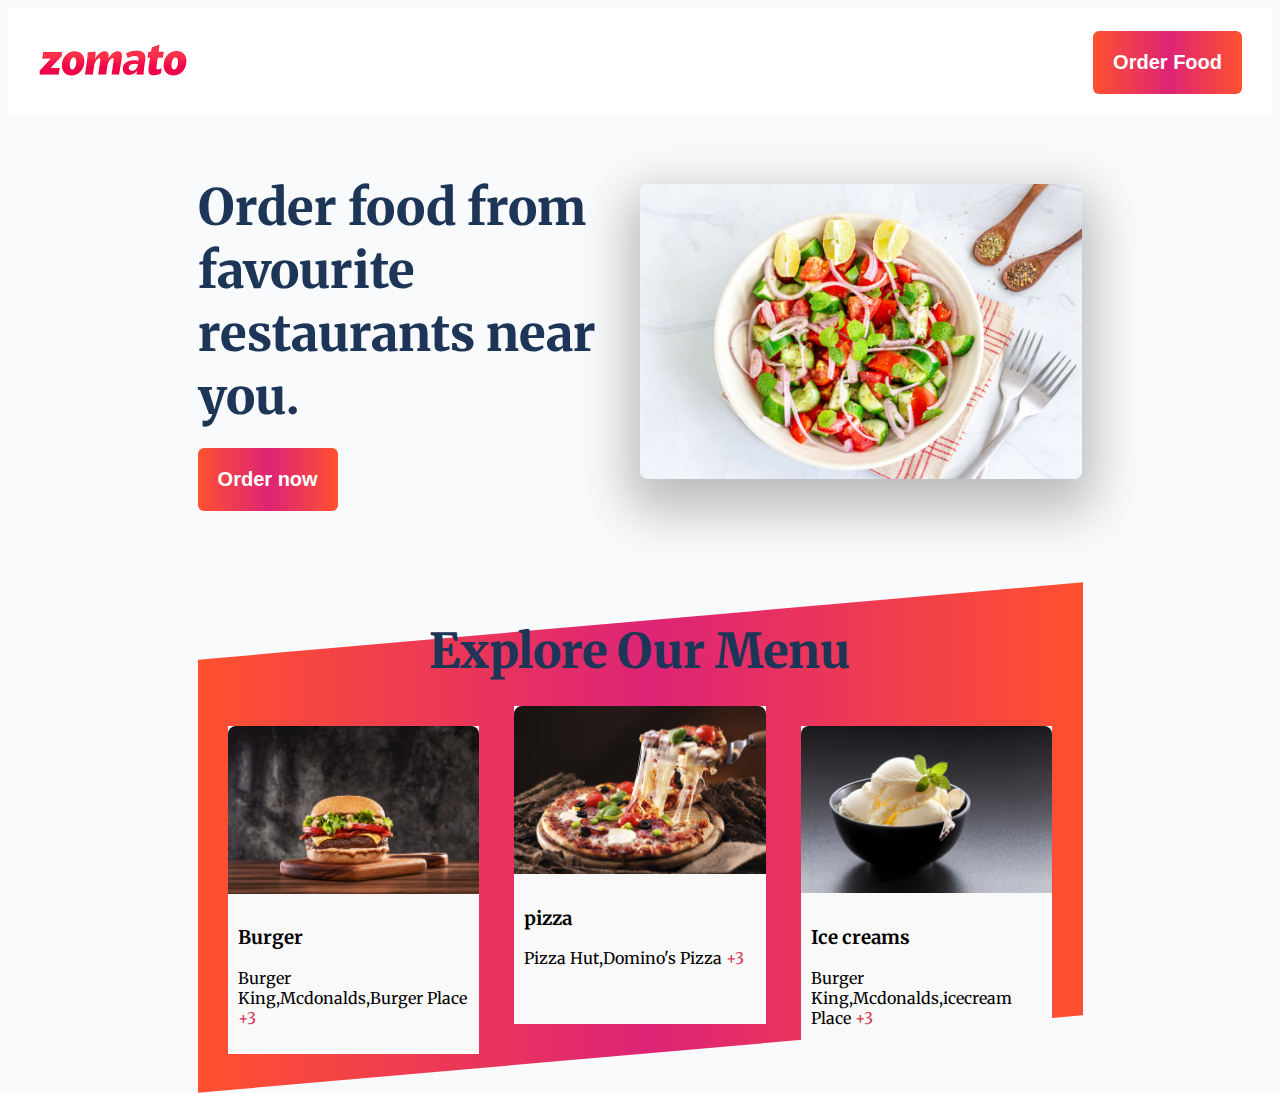
<file: index.html>
<!DOCTYPE html>
<html >
<head>
<meta name="viewport" content="width=device-width,initial-scale=1.0" />
<link rel="preconnect" href="https://fonts.googleapis.com">
<link rel="preconnect" href="https://fonts.gstatic.com" crossorigin>
<link href="https://fonts.googleapis.com/css2?family=Lobster&family=Merriweather:ital,wght@0,300;1,400&display=swap" rel="stylesheet">
<link rel="stylesheet" href="style.css">
<title>ZOMATO PROJECT</title>
</head>

<body>
    <header>
	  <nav class= "navbar">
	    <div class ="navbar__brand">
	     <img src="zomato.png" alt="logo" class="navbar__logo"/>
	    </div> 
	    <div class ="navbar__nav__items">
	      <button class="nav__item button__primary"><!--button__primary here we declare as globally by changing ctrl+f used to search items-->
		  Order Food
		  </button>
	    </div>
      </nav>     
  </header>

	<main class ="container"><!--container gives padding throughout the webpage-->
	<!--- Hero section front part -->
	 <section class ="hero__container">
	   <div class ="hero__image__container">
	   <img src="foods.jpg" alt="hero image" class ="hero__image"/>
	   </div>
	     <div class="hero__description">
	       <h1 class ="hero__text" >
		     Order food from favourite restaurants near you.
		   </h1>
		     <button class ="button__primary">Order now</button>
	     </div>
	  </section>
	  <br>
	  <br><br><br>
	  <!-- Explore menu -->
	  <section class="explore__menu__container"><!--parent class-->
	   <h1 class="explore__menu__text">Explore Our Menu</h1>
	   <div class="explore__menu__gradient__bg"><!--it  have parent and it should relative then only we can give for this absolute -->
	   
	   </div>
	    <div class="explore__menu__lists"><!--image-->
		<!-- Burger -->
	     <div class="food__card">  <!--image text-->
		   <div class="food__card__image__container">
		    <img src="burger.jpg" alt="burger" class="food__image" />			
		   </div>		   
		   <div class="food__card__description">
            <h3 class="food__title">Burger</h3>
			<p>Burger King,Mcdonalds,Burger Place <span style="color:#D83A56">+3</span></p>
		   </div>
	     </div>
		 <!-- Pizza -->
		  <div class="food__card" id="pizza__card">  <!--image text--><!-- here id given for strictly overwrite the css like one up and bottom poosition -->
		   <div class="food__card__image__container">
		    <img src="pizza.jpg" alt="Pizza" class="food__image" />			
		   </div>		   
		   <div class="food__card__description">
            <h3 class="food__title">pizza</h3>
			<p>Pizza Hut,Domino's Pizza <span style="color:#D83A56">+3</span></p>
		   </div>
	     </div>
		 <!-- Ice cream -->
		  <div class="food__card">  <!--image text-->
		   <div class="food__card__image__container">
		    <img src="icecream.jpg" alt="ice cream" class="food__image" />			
		   </div>		   
		   <div class="food__card__description">
            <h3 class="food__title">Ice creams</h3>
			<p>Burger King,Mcdonalds,icecream Place <span style="color:#D83A56">+3</span></p>
		   </div>
	     </div>
	    </div>
	  </section>
     </main>
</body>
</html>
</file>
<file: style.css>
/* CSS Document */
.{ 
   margin:0;
   padding:0;
  }
 body{
  font-family: 'Merriweather',serif;
  background-color:#f9fafc;
  }
 .navbar{
   display:flex;
   align-items:center;
   justify-content:space-around;
   background-color:#FFFFFF;
  }
 .navbar__brand{
    width:100px;
  }
   
 .navbar__logo {
    width:100%;
	}
	
 .button__primary{
   background-image:linear-gradient(
    to right,
	#ff512f 0%,
	#dd2476 51%,
	#ff512f 100%
  );
  color:#fff;
  border:none;
  padding:12px;
  border-radius:6px;
  font-weight:600;
  
 }
 	
 .button__primary:hover{
  border:2px solid  #FF6767;
  cursor:pointer;
 }
 
 .container{
  margin:0 auto;
  max-width:100%;
  padding:20px;
  }
 .hero__image__container{
  width:100% ;
  }
  
  .hero__image{
  width :100% ;
  border-radius:8px;
  box-shadow:0 20px 50px 12px rgb(0 0 0 / 25%);
  }
  .hero__text{
   font-weight:800;
   font-size:30px;
   margin:20px 0;
   color:#1d3557;
  }
  .food__card__description{
  padding:10px;
  }
  .food__card{
   background-color:#f9f9f9;
  }
  .food__card__image__container{
  width:100%;
  }
  .food__image{
 
  border-radius:8px 8px 0 0; /*provide top and right border radius no border radius for left and bottom */
   width:100%;
  }
   .explore__menu__text{
   margin-top:30px;
   margin-bottom::20px;
   text-align:center;
   font-size:30px;
   font-weight:800;
   color:#1d3557;
   }
 
   @media(min-width:768px){   
   .explore__menu__lists{/*invisible division which contains these 3 lists it push to create kind of margin using margin top */
   margin-top:45px;
   /*padding-top:30px;*/
   display:flex;
   gap:15px;
   padding:0 30px;
   }
   .explore__menu__container{
   position:relative;
   }
   .explore__menu__gradient__bg{
	position:absolute;
	top:0;
	left:0;
    width:100%;
	height:100%;
    background-image:linear-gradient(
    to right,
	#ff512f 0%,
	#dd2476 51%,
	#ff512f 100%
  );	
    z-index:-3;/*its usually provide for the gradient box should go behind the explore menu content*/
	transform:skewy(-5deg);	
	}
   #pizza__card{
   margin-top:-20px;
   margin-bottom:30px;
   }
   .navbar{
    justify-content:space-between;
    padding:10px 30px;
    }
   .hero__container{
    margin-top:20px;
	display:flex; 
    flex-direction:row-reverse; 
    align-items:center;
	 }
   }
   
   @media(min-width:1024px){
    .explore__menu__lists{
     gap:35px;
     }
    .container{
	 max-width:70%;
	 }
    .navbar__brand{
	 width:150px;
	
	 }
	.button__primary{
	 padding:20px;
	 font-size:20px;
	 }
    .hero__description{
	width:100%;	
	}
	.hero__text{
	font-size:50px;
	}
	.explore__menu__text{
	font-size:48px;
	}
	
   }
</file>
